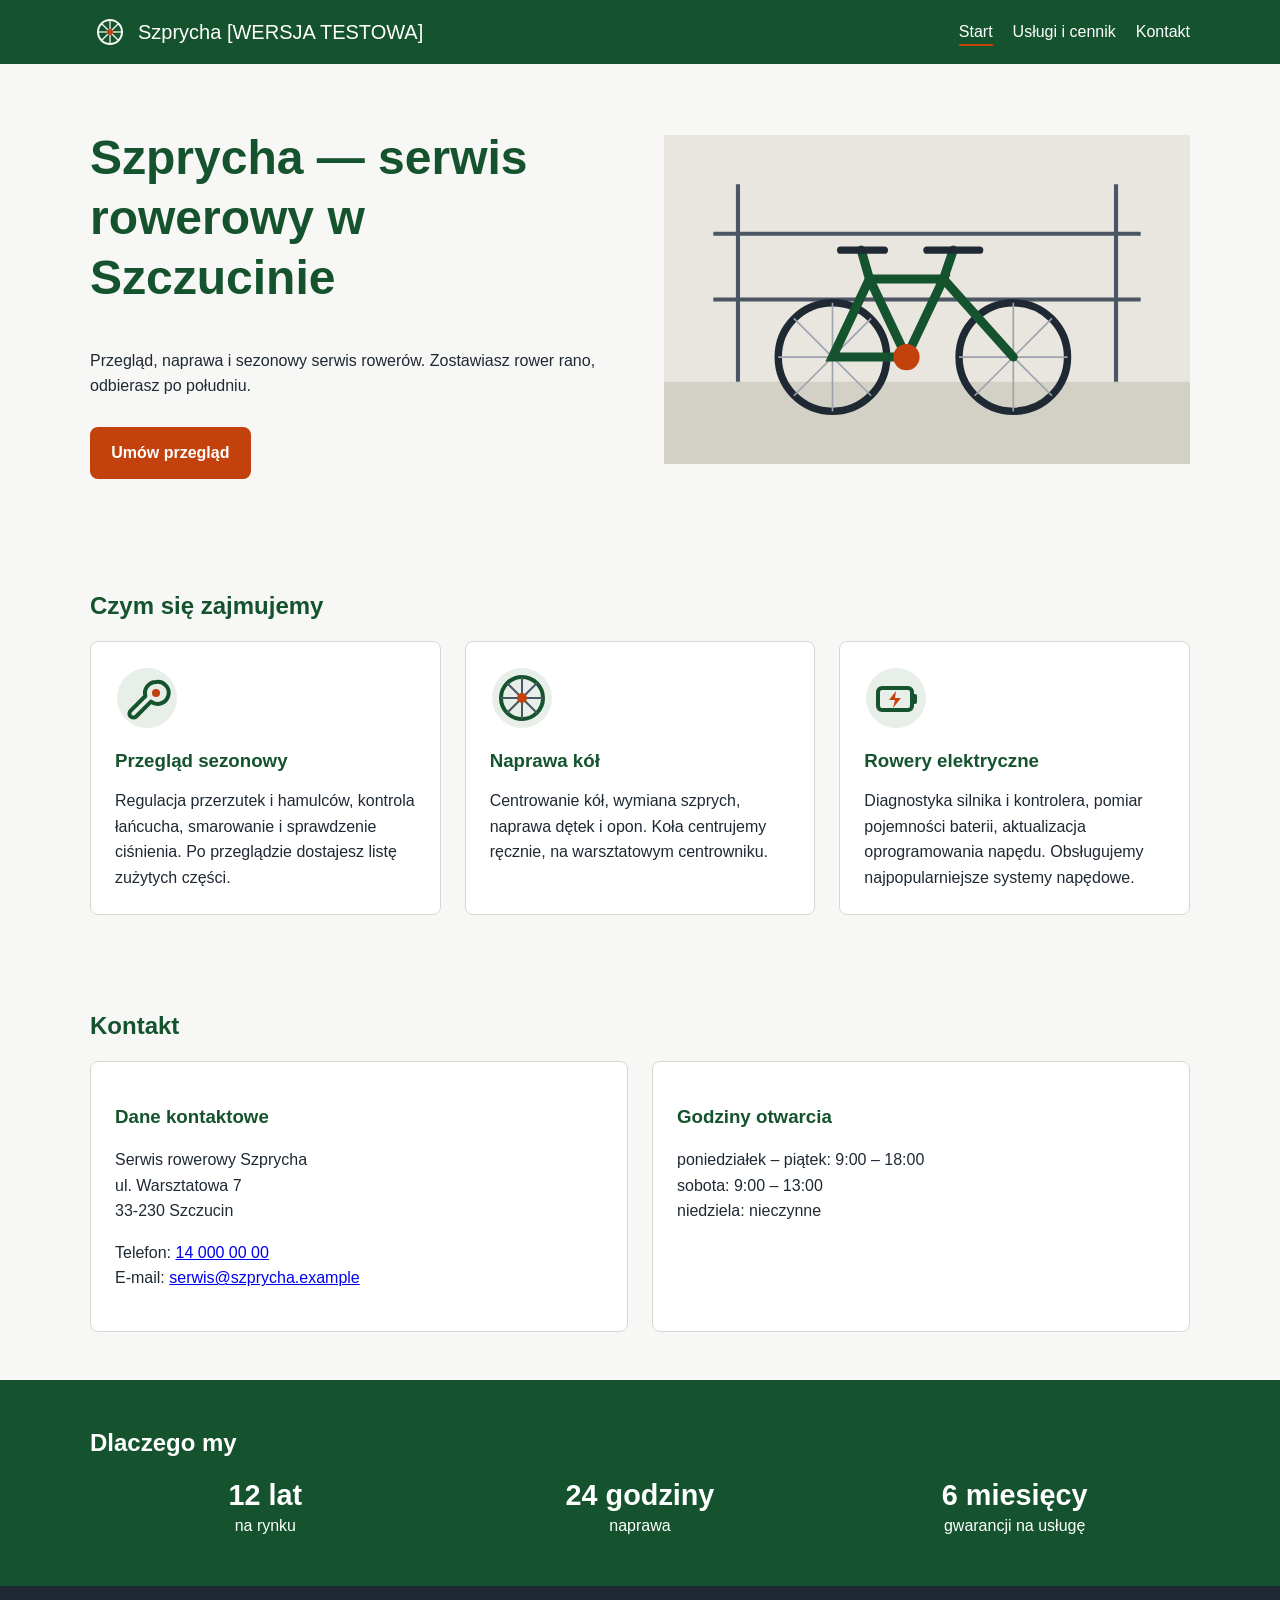
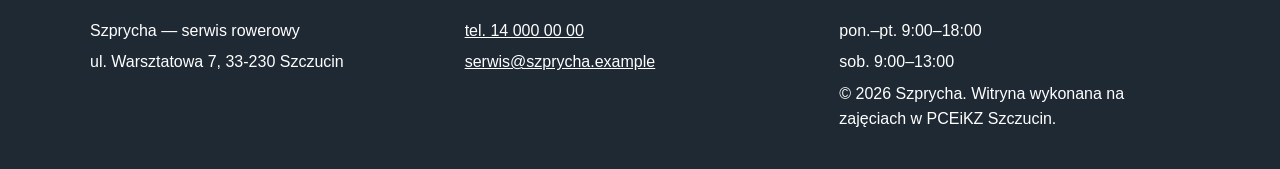
<file: index.html>
<!DOCTYPE html>
<html lang="pl">
<head>
  <meta charset="UTF-8">
  <meta name="viewport" content="width=device-width, initial-scale=1.0">
  <title>Szprycha — serwis rowerowy w Szczucinie [WERSJA TESTOWA]</title>
  <meta name="description" content="Serwis rowerowy Szprycha w Szczucinie: przeglądy, naprawa kół, serwis rowerów elektrycznych.">
  <link rel="stylesheet" href="css/style.css">
  <link rel="icon" href="img/favicon.ico" type="image/x-icon">
</head>
<body>
  <a class="pomin-nawigacje" href="#tresc">Przejdź do treści</a>

  <header class="naglowek">
    <div class="kontener naglowek__pas">
      <a class="logo" href="index.html">
        <img src="img/logo.svg" alt="Szprycha — serwis rowerowy" width="40" height="40">
        <span>Szprycha [WERSJA TESTOWA]</span>
      </a>
      <nav aria-label="Menu główne">
        <ul class="menu">
          <li><a class="menu__link menu__link--aktywny" href="index.html" aria-current="page">Start</a></li>
          <li><a class="menu__link" href="uslugi.html">Usługi i cennik</a></li>
          <li><a class="menu__link" href="kontakt.html">Kontakt</a></li>
        </ul>
      </nav>
    </div>
  </header>

  <main id="tresc">
    <section class="hero">
      <div class="kontener hero__pas">
        <div>
          <h1>Szprycha — serwis rowerowy w Szczucinie</h1>
          <p>Przegląd, naprawa i sezonowy serwis rowerów. Zostawiasz rower rano, odbierasz po południu.</p>
          <a class="przycisk" href="#kontakt">Umów przegląd</a>
        </div>
        <div>
          <img src="img/hero.svg" alt="Rower oparty o ścianę warsztatu" width="600" height="400">
        </div>
      </div>
    </section>

    <section class="sekcja">
      <div class="kontener">
        <h2>Czym się zajmujemy</h2>
        <div class="uslugi">
          <article class="karta">
            <img src="img/ikona-przeglad.svg" alt="Ikona klucza" width="64" height="64">
            <h3>Przegląd sezonowy</h3>
            <p>Regulacja przerzutek i hamulców, kontrola łańcucha, smarowanie i sprawdzenie ciśnienia. Po przeglądzie dostajesz listę zużytych części.</p>
          </article>
          <article class="karta">
            <img src="img/ikona-kola.svg" alt="Ikona koła rowerowego" width="64" height="64">
            <h3>Naprawa kół</h3>
            <p>Centrowanie kół, wymiana szprych, naprawa dętek i opon. Koła centrujemy ręcznie, na warsztatowym centrowniku.</p>
          </article>
          <article class="karta">
            <img src="img/ikona-elektryczne.svg" alt="Ikona baterii" width="64" height="64">
            <h3>Rowery elektryczne</h3>
            <p>Diagnostyka silnika i kontrolera, pomiar pojemności baterii, aktualizacja oprogramowania napędu. Obsługujemy najpopularniejsze systemy napędowe.</p>
          </article>
        </div>
      </div>
    </section>

    <section class="sekcja" id="kontakt">
      <div class="kontener">
        <h2>Kontakt</h2>
        <div class="kontakt__siatka">
          <section>
            <h3>Dane kontaktowe</h3>
            <p>Serwis rowerowy Szprycha<br>ul. Warsztatowa 7<br>33-230 Szczucin</p>
            <p>Telefon: <a href="tel:+48140000000">14 000 00 00</a><br>
            E-mail: <a href="mailto:serwis@szprycha.example">serwis@szprycha.example</a></p>
          </section>
          <section>
            <h3>Godziny otwarcia</h3>
            <p>poniedziałek – piątek: 9:00 – 18:00<br>
            sobota: 9:00 – 13:00<br>
            niedziela: nieczynne</p>
          </section>
        </div>
      </div>
    </section>

    <section class="dlaczego">
      <div class="kontener">
        <h2>Dlaczego my</h2>
        <div class="dlaczego__siatka">
          <div><strong>12 lat</strong><span>na rynku</span></div>
          <div><strong>24 godziny</strong><span>naprawa</span></div>
          <div><strong>6 miesięcy</strong><span>gwarancji na usługę</span></div>
        </div>
      </div>
    </section>
  </main>

  <footer class="stopka">
    <div class="kontener stopka__siatka">
      <div>
        <p>Szprycha — serwis rowerowy</p>
        <p>ul. Warsztatowa 7, 33-230 Szczucin</p>
      </div>
      <div>
        <p><a href="tel:+48140000000">tel. 14 000 00 00</a></p>
        <p><a href="mailto:serwis@szprycha.example">serwis@szprycha.example</a></p>
      </div>
      <div>
        <p>pon.–pt. 9:00–18:00</p>
        <p>sob. 9:00–13:00</p>
        <p>© 2026 Szprycha. Witryna wykonana na zajęciach w PCEiKZ Szczucin.</p>
      </div>
    </div>
  </footer>
</body>
</html>
</file>
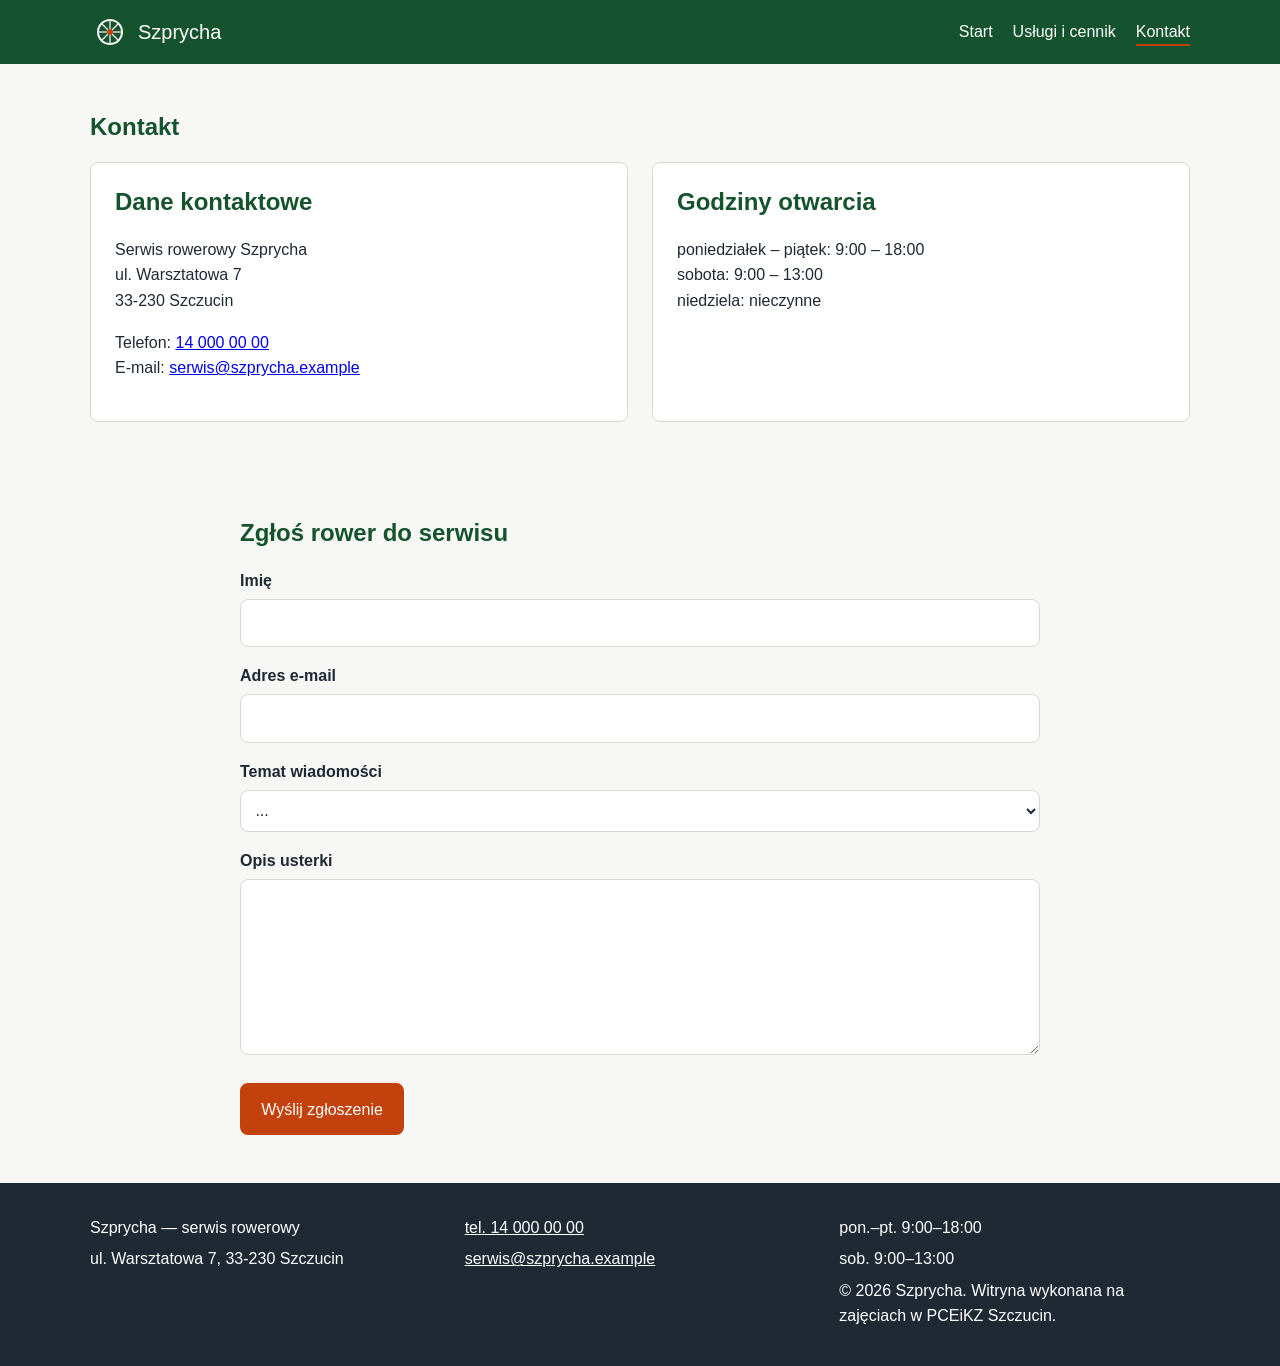
<file: kontakt.html>
<!DOCTYPE html>
<html lang="pl">
<head>
  <meta charset="UTF-8">
  <meta name="viewport" content="width=device-width, initial-scale=1.0">
  <title>Kontakt — Szprycha</title>
  <meta name="description" content="Kontakt do serwisu rowerowego Szprycha w Szczucinie: adres, telefon, godziny otwarcia, formularz.">
  <link rel="stylesheet" href="css/style.css">
  <link rel="icon" href="img/favicon.ico" type="image/x-icon">
</head>
<body>
  <a class="pomin-nawigacje" href="#tresc">Przejdź do treści</a>
  <header class="naglowek">
    <div class="kontener naglowek__pas">
      <a class="logo" href="index.html">
        <img src="img/logo.svg" alt="Szprycha — serwis rowerowy" width="40" height="40">
        <span>Szprycha</span>
      </a>
      <nav aria-label="Menu główne">
        <ul class="menu">
          <li><a class="menu__link" href="index.html">Start</a></li>
          <li><a class="menu__link" href="uslugi.html">Usługi i cennik</a></li>
          <li><a class="menu__link menu__link--aktywny" href="kontakt.html" aria-current="page">Kontakt</a></li>
        </ul>
      </nav>
    </div>
  </header>

  <main id="tresc">
    <section class="sekcja">
      <div class="kontener">
        <h1>Kontakt</h1>
        <div class="kontakt__siatka">
          <section>
            <h2>Dane kontaktowe</h2>
            <p>Serwis rowerowy Szprycha<br>ul. Warsztatowa 7<br>33-230 Szczucin</p>
            <p>Telefon: <a href="tel:+48140000000">14 000 00 00</a><br>
            E-mail: <a href="mailto:serwis@szprycha.example">serwis@szprycha.example</a></p>
          </section>
          <section>
            <h2>Godziny otwarcia</h2>
            <p>poniedziałek – piątek: 9:00 – 18:00<br>
            sobota: 9:00 – 13:00<br>
            niedziela: nieczynne</p>
          </section>
        </div>
      </div>
    </section>

    <section class="sekcja">
      <div class="kontener formularz">
        <h2>Zgłoś rower do serwisu</h2>
        <form action="#" method="post">
          <div class="pole">
            <label for="imie">Imię</label>
            <input type="text" id="imie" name="imie" required>
          </div>
          <div class="pole">
            <label for="email">Adres e-mail</label>
            <input type="email" id="email" name="email" required>
          </div>
          <div class="pole">
            <label for="temat">Temat wiadomości</label>
            <select id="temat" name="temat" required>
              <option value="">...</option>
              <option value="przeglad-podstawowy">Przegląd podstawowy</option>
              <option value="serwis-napedu">Serwis napędu</option>
              <option value="centrowanie-kol">Centrowanie kół</option>
              <option value="serwis-hamulcow">Serwis hamulców</option>
              <option value="diagnostyka-e-bike">Diagnostyka e-bike</option>
            </select>
          </div>
          <div class="pole">
            <label for="opis">Opis usterki</label>
            <textarea id="opis" name="opis" rows="6"></textarea>
          </div>
          <button class="przycisk" type="submit">Wyślij zgłoszenie</button>
        </form>
      </div>
    </section>
  </main>

  <footer class="stopka">
    <div class="kontener stopka__siatka">
      <div><p>Szprycha — serwis rowerowy</p><p>ul. Warsztatowa 7, 33-230 Szczucin</p></div>
      <div><p><a href="tel:+48140000000">tel. 14 000 00 00</a></p><p><a href="mailto:serwis@szprycha.example">serwis@szprycha.example</a></p></div>
      <div><p>pon.–pt. 9:00–18:00</p><p>sob. 9:00–13:00</p><p>© 2026 Szprycha. Witryna wykonana na zajęciach w PCEiKZ Szczucin.</p></div>
    </div>
  </footer>
</body>
</html>
</file>
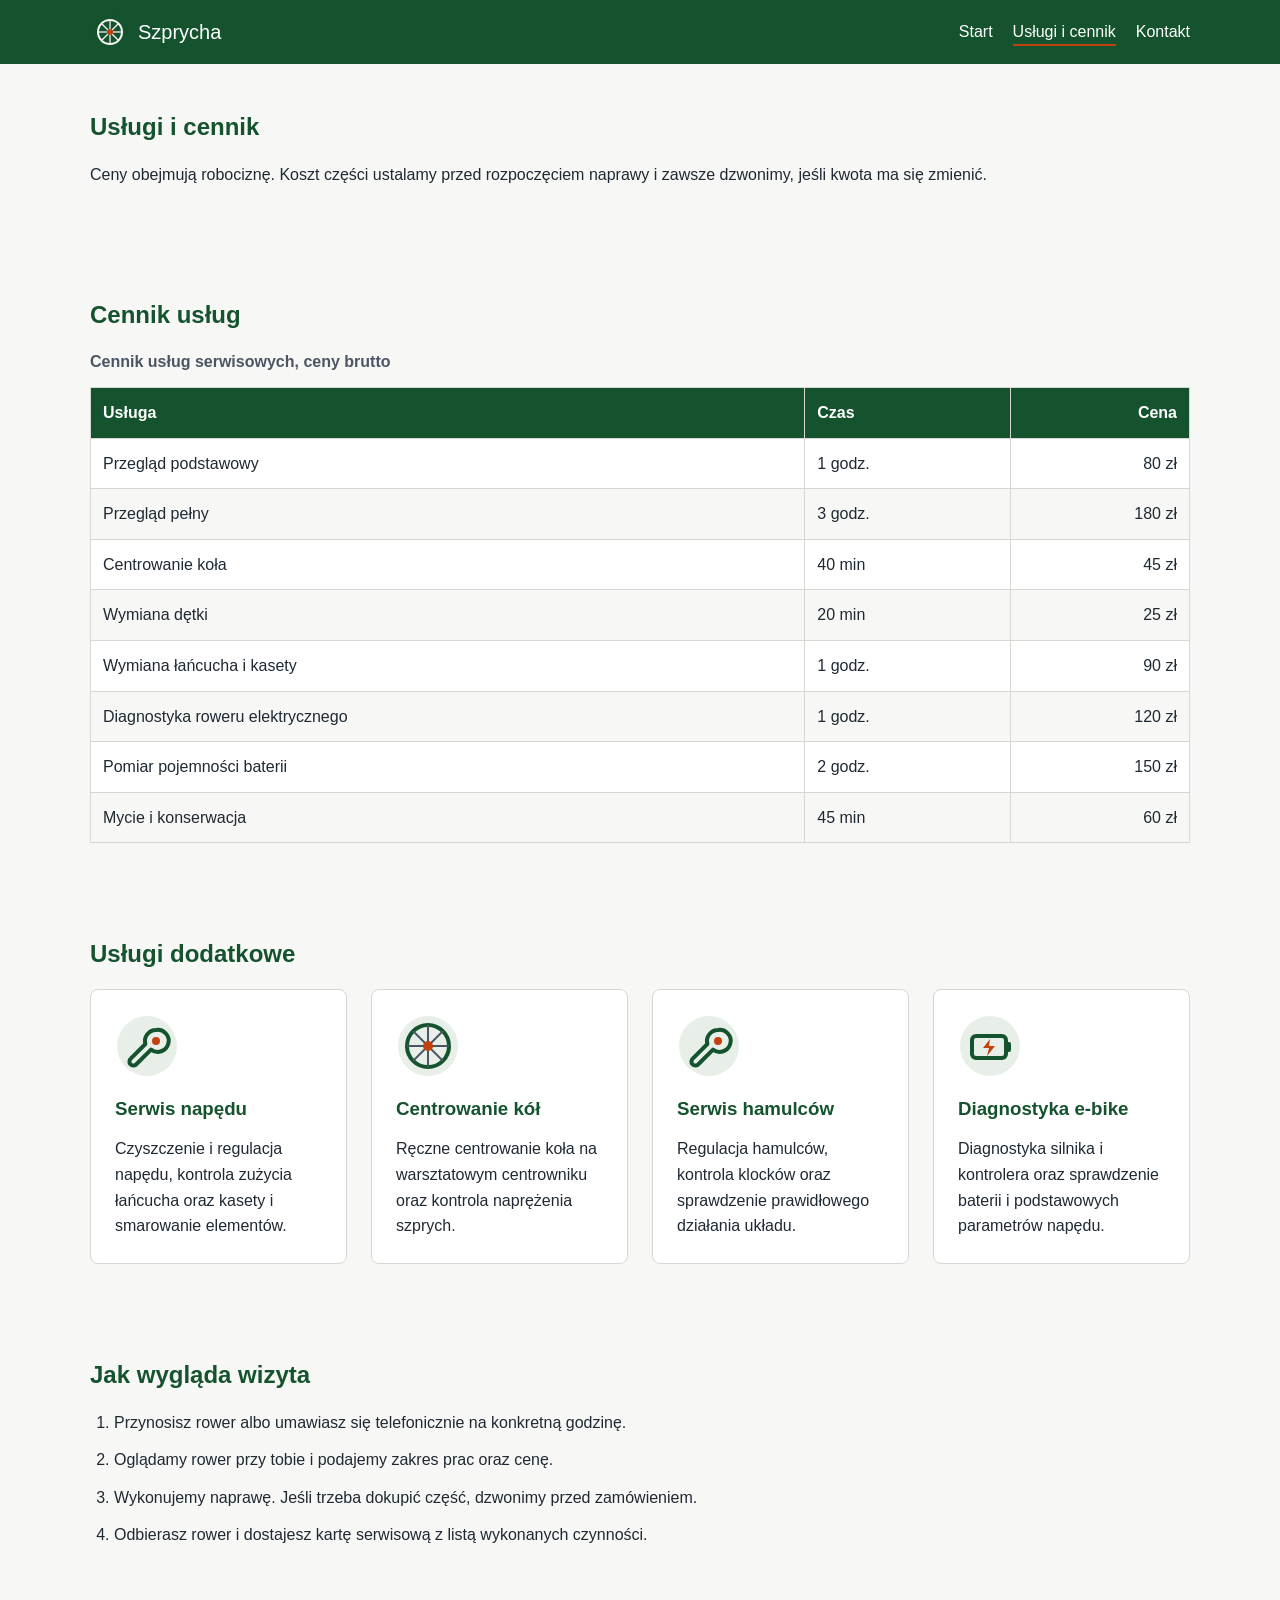
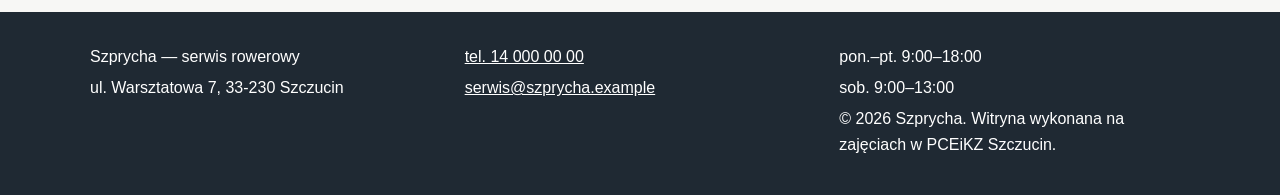
<file: uslugi.html>
<!DOCTYPE html>
<html lang="pl">
<head>
  <meta charset="UTF-8">
  <meta name="viewport" content="width=device-width, initial-scale=1.0">
  <title>Usługi i cennik — Szprycha</title>
  <meta name="description" content="Cennik serwisu rowerowego Szprycha: przeglądy, naprawy kół, serwis rowerów elektrycznych.">
  <link rel="stylesheet" href="css/style.css">
  <link rel="icon" href="img/favicon.ico" type="image/x-icon">
</head>
<body>
  <a class="pomin-nawigacje" href="#tresc">Przejdź do treści</a>
  <header class="naglowek">
    <div class="kontener naglowek__pas">
      <a class="logo" href="index.html">
        <img src="img/logo.svg" alt="Szprycha — serwis rowerowy" width="40" height="40">
        <span>Szprycha</span>
      </a>
      <nav aria-label="Menu główne">
        <ul class="menu">
          <li><a class="menu__link" href="index.html">Start</a></li>
          <li><a class="menu__link menu__link--aktywny" href="uslugi.html" aria-current="page">Usługi i cennik</a></li>
          <li><a class="menu__link" href="kontakt.html">Kontakt</a></li>
        </ul>
      </nav>
    </div>
  </header>

  <main id="tresc">
    <section class="sekcja">
      <div class="kontener">
        <h1>Usługi i cennik</h1>
        <p>Ceny obejmują robociznę. Koszt części ustalamy przed rozpoczęciem naprawy i zawsze dzwonimy, jeśli kwota ma się zmienić.</p>
      </div>
    </section>

    <section class="sekcja">
      <div class="kontener">
        <h2>Cennik usług</h2>
        <div class="cennik">
          <table>
            <caption>Cennik usług serwisowych, ceny brutto</caption>
            <thead>
              <tr><th scope="col">Usługa</th><th scope="col">Czas</th><th scope="col">Cena</th></tr>
            </thead>
            <tbody>
              <tr><td>Przegląd podstawowy</td><td>1 godz.</td><td>80 zł</td></tr>
              <tr><td>Przegląd pełny</td><td>3 godz.</td><td>180 zł</td></tr>
              <tr><td>Centrowanie koła</td><td>40 min</td><td>45 zł</td></tr>
              <tr><td>Wymiana dętki</td><td>20 min</td><td>25 zł</td></tr>
              <tr><td>Wymiana łańcucha i kasety</td><td>1 godz.</td><td>90 zł</td></tr>
              <tr><td>Diagnostyka roweru elektrycznego</td><td>1 godz.</td><td>120 zł</td></tr>
              <tr><td>Pomiar pojemności baterii</td><td>2 godz.</td><td>150 zł</td></tr>
              <tr><td>Mycie i konserwacja</td><td>45 min</td><td>60 zł</td></tr>
            </tbody>
          </table>
        </div>
      </div>
    </section>

    <section class="sekcja uslugi-dodatkowe">
      <div class="kontener">
        <h2>Usługi dodatkowe</h2>
        <div class="uslugi-dodatkowe__siatka">
          <article class="karta">
            <img src="img/ikona-przeglad.svg" alt="Ikona serwisu napędu" width="64" height="64">
            <h3>Serwis napędu</h3>
            <p>Czyszczenie i regulacja napędu, kontrola zużycia łańcucha oraz kasety i smarowanie elementów.</p>
          </article>
          <article class="karta">
            <img src="img/ikona-kola.svg" alt="Ikona centrowania koła" width="64" height="64">
            <h3>Centrowanie kół</h3>
            <p>Ręczne centrowanie koła na warsztatowym centrowniku oraz kontrola naprężenia szprych.</p>
          </article>
          <article class="karta">
            <img src="img/ikona-przeglad.svg" alt="Ikona serwisu hamulców" width="64" height="64">
            <h3>Serwis hamulców</h3>
            <p>Regulacja hamulców, kontrola klocków oraz sprawdzenie prawidłowego działania układu.</p>
          </article>
          <article class="karta">
            <img src="img/ikona-elektryczne.svg" alt="Ikona diagnostyki roweru elektrycznego" width="64" height="64">
            <h3>Diagnostyka e-bike</h3>
            <p>Diagnostyka silnika i kontrolera oraz sprawdzenie baterii i podstawowych parametrów napędu.</p>
          </article>
        </div>
      </div>
    </section>

    <section class="sekcja">
      <div class="kontener">
        <h2>Jak wygląda wizyta</h2>
        <ol class="kroki">
          <li>Przynosisz rower albo umawiasz się telefonicznie na konkretną godzinę.</li>
          <li>Oglądamy rower przy tobie i podajemy zakres prac oraz cenę.</li>
          <li>Wykonujemy naprawę. Jeśli trzeba dokupić część, dzwonimy przed zamówieniem.</li>
          <li>Odbierasz rower i dostajesz kartę serwisową z listą wykonanych czynności.</li>
        </ol>
      </div>
    </section>
  </main>

  <footer class="stopka">
    <div class="kontener stopka__siatka">
      <div><p>Szprycha — serwis rowerowy</p><p>ul. Warsztatowa 7, 33-230 Szczucin</p></div>
      <div><p><a href="tel:+48140000000">tel. 14 000 00 00</a></p><p><a href="mailto:serwis@szprycha.example">serwis@szprycha.example</a></p></div>
      <div><p>pon.–pt. 9:00–18:00</p><p>sob. 9:00–13:00</p><p>© 2026 Szprycha. Witryna wykonana na zajęciach w PCEiKZ Szczucin.</p></div>
    </div>
  </footer>
</body>
</html>
</file>
<file: css/style.css>
/* Szprycha — serwis rowerowy | klasa 4TI */
:root {
  --kolor-glowny: #14532d;
  --kolor-akcent: #c2410c;
  --kolor-tlo: #f7f7f5;
  --kolor-tekst: #1f2933;
  --kolor-tekst-pomocniczy: #4b5563;
  --kolor-obramowanie: #d8d8d2;
  --kolor-bialy: #fff;

  --czcionka-naglowki: "Segoe UI Semibold", "Segoe UI", Tahoma, Arial, sans-serif;
  --czcionka-tekst: "Segoe UI", Tahoma, Arial, sans-serif;

  --szerokosc-kontenera: 1100px;
  --odstep: 1.5rem;
  --zaokraglenie: 8px;
}

* { box-sizing: border-box; }

body {
  margin: 0;
  background: var(--kolor-tlo);
  color: var(--kolor-tekst);
  font-family: var(--czcionka-tekst);
  font-size: 1rem;
  line-height: 1.6;
}

h1, h2, h3 {
  font-family: var(--czcionka-naglowki);
  color: var(--kolor-glowny);
  line-height: 1.25;
}

h1 { margin-top: 0; }
h2 { margin-top: 0; }

img { max-width: 100%; height: auto; }

.kontener {
  width: min(100% - 2 * var(--odstep), var(--szerokosc-kontenera));
  margin-inline: auto;
}

a:focus-visible,
button:focus-visible,
input:focus-visible,
select:focus-visible,
textarea:focus-visible {
  outline: 3px solid var(--kolor-akcent);
  outline-offset: 2px;
}

.pomin-nawigacje {
  position: absolute;
  left: -9999px;
}
.pomin-nawigacje:focus {
  position: static;
  display: inline-block;
  padding: 0.5rem 1rem;
  background: var(--kolor-akcent);
  color: var(--kolor-bialy);
}

.naglowek {
  background: var(--kolor-glowny);
  color: var(--kolor-bialy);
}

.naglowek__pas {
  display: flex;
  flex-wrap: wrap;
  align-items: center;
  justify-content: space-between;
  gap: 1rem;
  padding-block: 0.75rem;
}

.logo {
  display: inline-flex;
  align-items: center;
  gap: 0.5rem;
  color: var(--kolor-bialy);
  font-family: var(--czcionka-naglowki);
  font-size: 1.25rem;
  text-decoration: none;
}

.menu {
  display: flex;
  flex-wrap: wrap;
  gap: 0.25rem 1.25rem;
  margin: 0;
  padding: 0;
  list-style: none;
}

.menu__link {
  color: var(--kolor-bialy);
  text-decoration: none;
  padding-block: 0.25rem;
  border-bottom: 2px solid transparent;
}
.menu__link:hover { border-bottom-color: var(--kolor-bialy); }
.menu__link--aktywny { border-bottom-color: var(--kolor-akcent); }

.hero {
  padding-block: 4rem;
}

.hero__pas {
  display: grid;
  grid-template-columns: 1fr 1fr;
  align-items: center;
  gap: 3rem;
}

.hero h1 {
  font-size: clamp(2rem, 5vw, 3rem);
}

.hero__pas > div:last-child {
  text-align: center;
}

.przycisk {
  display: inline-block;
  margin-top: 0.75rem;
  padding: 0.7rem 1.2rem;
  border: 2px solid var(--kolor-akcent);
  border-radius: var(--zaokraglenie);
  background: var(--kolor-akcent);
  color: var(--kolor-bialy);
  font-weight: 700;
  text-decoration: none;
  cursor: pointer;
}

.przycisk:hover {
  text-decoration: underline;
}

.sekcja {
  padding-block: 3rem;
}

.uslugi {
  display: grid;
  grid-template-columns: repeat(3, 1fr);
  gap: var(--odstep);
}

.uslugi-dodatkowe__siatka {
  display: grid;
  grid-template-columns: repeat(4, 1fr);
  gap: var(--odstep);
}

.karta {
  padding: 1.5rem;
  background: var(--kolor-bialy);
  border: 1px solid var(--kolor-obramowanie);
  border-radius: var(--zaokraglenie);
}

.karta img {
  display: block;
  width: 64px;
  height: 64px;
  margin-bottom: 1rem;
}

.karta h3 {
  margin-bottom: 0.5rem;
}

.karta p {
  margin-bottom: 0;
}

.dlaczego {
  padding-block: 3rem;
  background: var(--kolor-glowny);
  color: var(--kolor-bialy);
}

.dlaczego h2 {
  color: var(--kolor-bialy);
}

.dlaczego__siatka {
  display: grid;
  grid-template-columns: repeat(3, 1fr);
  gap: var(--odstep);
  text-align: center;
}

.dlaczego__siatka div {
  display: flex;
  flex-direction: column;
}

.dlaczego strong {
  font-size: 1.8rem;
  line-height: 1.2;
}

.cennik {
  overflow-x: auto;
}

.cennik table {
  width: 100%;
  border-collapse: collapse;
  background: var(--kolor-bialy);
}

.cennik caption {
  margin-bottom: 0.75rem;
  color: var(--kolor-tekst-pomocniczy);
  font-weight: 700;
  text-align: left;
}

.cennik th,
.cennik td {
  padding: 0.75rem;
  border: 1px solid var(--kolor-obramowanie);
  text-align: left;
}

.cennik th {
  background: var(--kolor-glowny);
  color: var(--kolor-bialy);
}

.cennik tbody tr:nth-child(even) {
  background: var(--kolor-tlo);
}

.cennik th:last-child,
.cennik td:last-child {
  text-align: right;
  white-space: nowrap;
}

.kroki {
  padding-left: 1.5rem;
}

.kroki li + li {
  margin-top: 0.75rem;
}

.kontakt__siatka {
  display: grid;
  grid-template-columns: repeat(2, 1fr);
  gap: var(--odstep);
}

.kontakt__siatka > section {
  padding: 1.5rem;
  background: var(--kolor-bialy);
  border: 1px solid var(--kolor-obramowanie);
  border-radius: var(--zaokraglenie);
}

.formularz {
  max-width: 800px;
}

.formularz form {
  display: grid;
  gap: 1rem;
}

.pole {
  display: grid;
  gap: 0.35rem;
}

.pole label {
  font-weight: 700;
}

.pole input,
.pole select,
.pole textarea {
  width: 100%;
  padding: 0.65rem;
  border: 1px solid var(--kolor-obramowanie);
  border-radius: var(--zaokraglenie);
  background: var(--kolor-bialy);
  color: var(--kolor-tekst);
  font: inherit;
}

.pole textarea {
  resize: vertical;
}

.formularz .przycisk {
  justify-self: start;
  font: inherit;
}

.stopka {
  padding-block: 2rem;
  background: var(--kolor-tekst);
  color: var(--kolor-bialy);
}

.stopka__siatka {
  display: grid;
  grid-template-columns: repeat(3, 1fr);
  gap: var(--odstep);
}

.stopka p {
  margin: 0 0 0.35rem;
}

.stopka a {
  color: var(--kolor-bialy);
}

@media (max-width: 720px) {
  :root {
    --odstep: 1rem;
  }

  .hero {
    padding-block: 2rem;
  }

  .hero__pas,
  .uslugi,
  .uslugi-dodatkowe__siatka,
  .dlaczego__siatka,
  .kontakt__siatka,
  .stopka__siatka {
    grid-template-columns: 1fr;
  }

  .hero__pas {
    gap: 2rem;
  }

  .sekcja,
  .dlaczego {
    padding-block: 2rem;
  }

  .naglowek__pas {
    align-items: flex-start;
  }

  .cennik th,
  .cennik td {
    padding: 0.5rem;
  }
}
</file>
